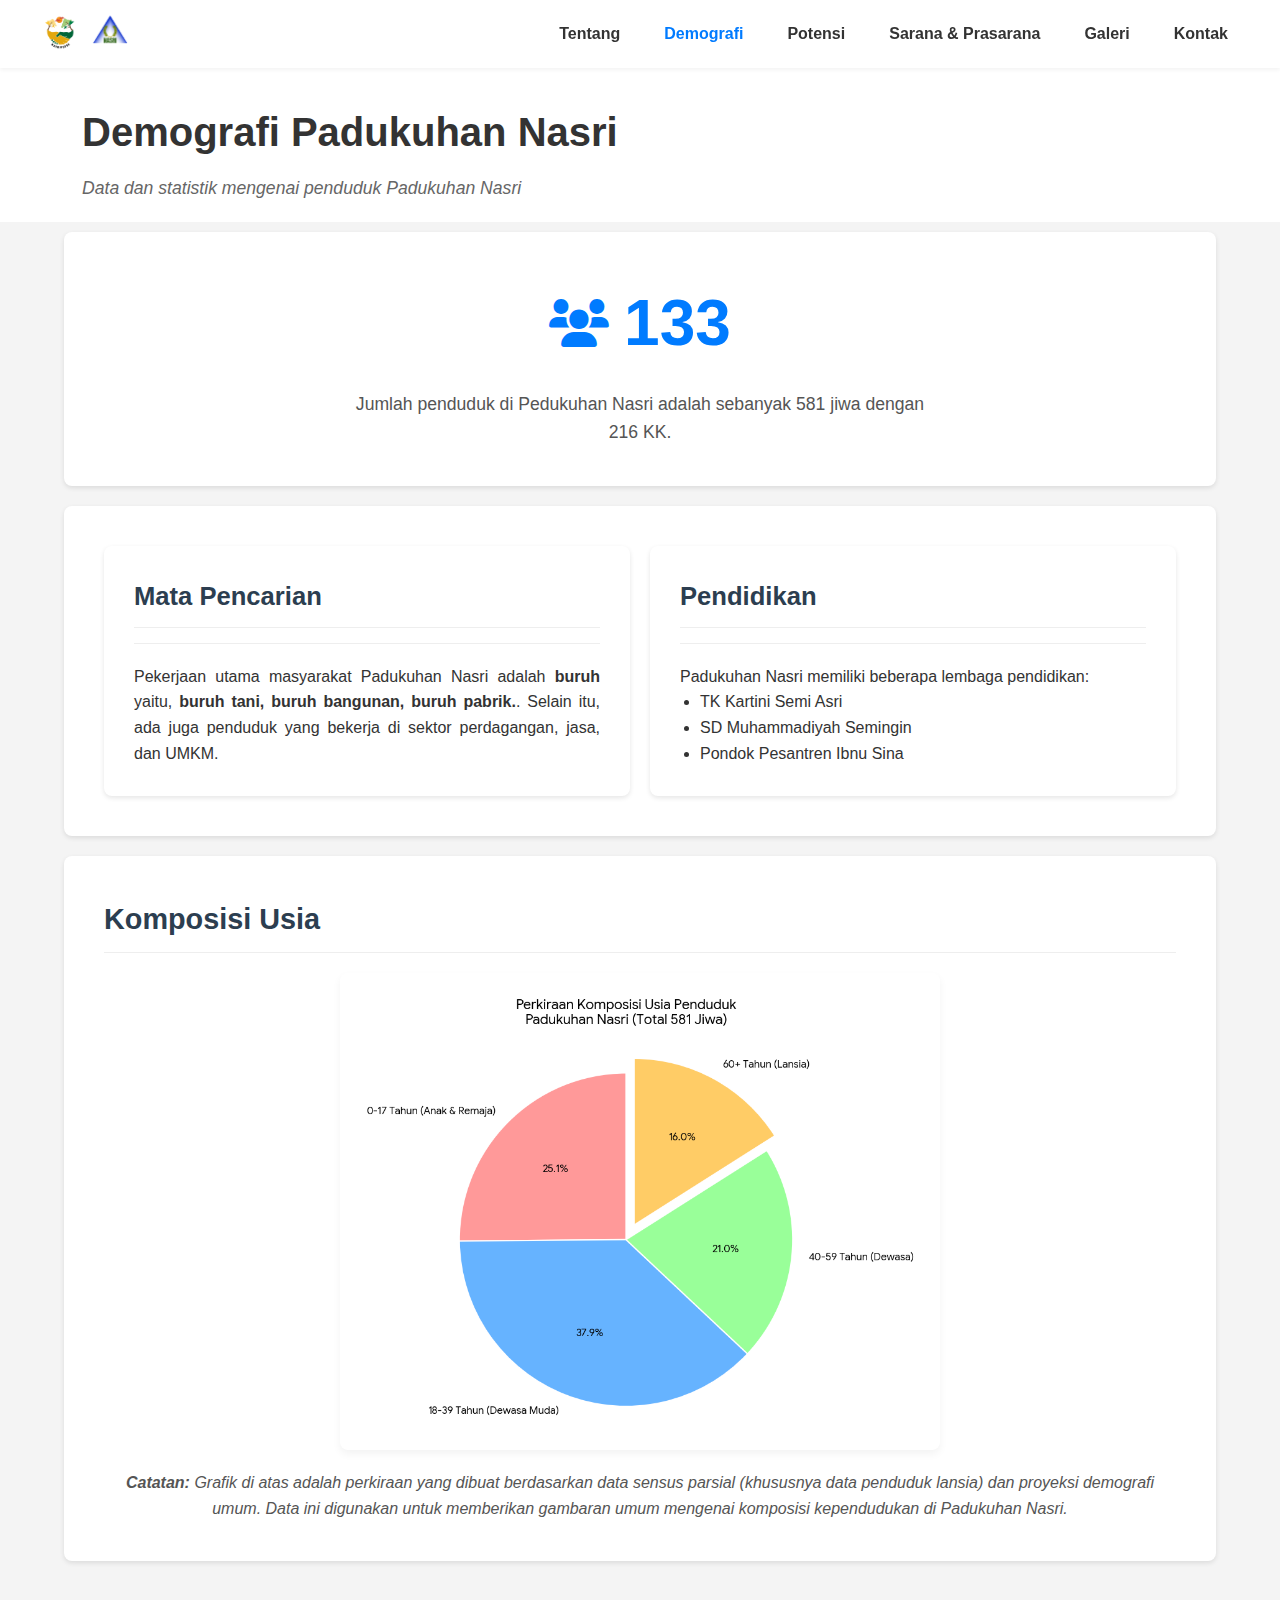
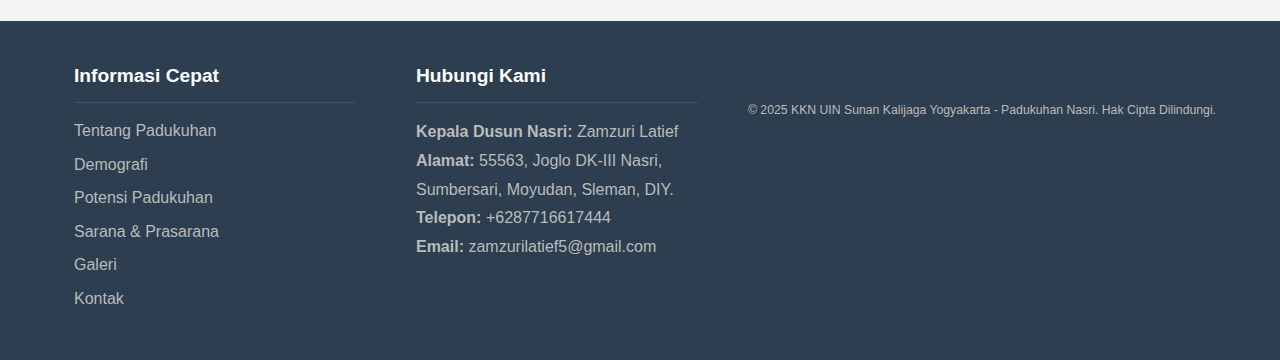
<file: demografi.html>
<!DOCTYPE html>
<html lang="id">
<head>
  <meta charset="UTF-8" />
  <meta name="viewport" content="width=device-width, initial-scale=1.0" />
  <title>Demografi Padukuhan Nasri</title>
  <link rel="icon" type="image/png" href="images/nasri.png">
  <link rel="stylesheet" href="css/style.css" />
  <link rel="stylesheet" href="css/demografi.css">
  <link rel="stylesheet" href="https://cdnjs.cloudflare.com/ajax/libs/font-awesome/6.0.0-beta3/css/all.min.css">
</head>
<body>
  <nav>
    <div class="nav-container">
      <div class="logo-group">
        <a href="index.html">
          <img src="images/logo-no-bg.png" alt="Logo KKN 117 Nasri" class="logo-kkn">
        </a>
        <a href="index.html#filosofi-logo">
          <img src="images/nasri.png" alt="Logo Padukuhan Nasri" class="logo-nasri">
        </a>
      </div>
      <div class="menu-toggle" id="mobile-menu">
          <i class="fas fa-bars"></i>
      </div>
      <ul class="nav-menu"> <li><a href="tentang.html">Tentang</a></li>
        <li><a href="demografi.html" class="active">Demografi</a></li>
        <li><a href="potensi.html">Potensi</a></li>
        <li><a href="fasilitas.html">Sarana & Prasarana</a></li>
        <li><a href="galeri.html">Galeri</a></li>
        <li><a href="kontak.html">Kontak</a></li>
      </ul>
    </div>
  </nav>

  <div class="page-wrapper">
    <header class="hero-header">
      <div class="container">
        <h1>Demografi Padukuhan Nasri</h1>
        <p>Data dan statistik mengenai penduduk Padukuhan Nasri</p>
      </div>
    </header>

    <main class="page-content">
      <div class="container">
        <section class="content-section penduduk-section">
          <div class="penduduk-wrapper">
            <div class="penduduk-display">
              <i class="fas fa-users icon-penduduk"></i> <span id="jumlahPenduduk" class="angka-penduduk" data-target="581">0</span> </div>
            <p class="penduduk-keterangan tengah-text">Jumlah penduduk di Pedukuhan Nasri adalah sebanyak <span class="bold-underline">581 jiwa</span> dengan <span class="bold-underline">216 KK</span>.</p>
          </div>
        </section>

        <section class="content-section">
          <div class="demografi-detail-grid">
            <div class="mata-pencarian-kolom">
              <h2>Mata Pencarian</h2>
              <hr class="pemisah-judul">
              <p class="justify-text">Pekerjaan utama masyarakat Padukuhan Nasri adalah <strong>buruh</strong> yaitu, <strong>buruh tani, buruh bangunan, buruh pabrik.</strong>. Selain itu, ada juga penduduk yang bekerja di sektor perdagangan, jasa, dan UMKM.</p>
            </div>
            <div class="pendidikan-kolom">
              <h2>Pendidikan</h2>
              <hr class="pemisah-judul">
              <p class="justify-text">Padukuhan Nasri memiliki beberapa lembaga pendidikan:</p>
              <ul>
                  <li>TK Kartini Semi Asri</li>
                  <li>SD Muhammadiyah Semingin</li>
                  <li>Pondok Pesantren Ibnu Sina</li>
              </ul>
            </div>
          </div>
        </section>

        <section class="content-section">
            <h2>Komposisi Usia</h2>
            <hr class="pemisah-judul">
            <div class="chart-container">
              <img src="images/komposisi_usia.png" alt="Grafik Pie Chart Komposisi Usia Penduduk Padukuhan Nasri">
            </div>
            <p class="justify-text" style="margin-top: 20px; text-align: center; font-style: italic; color: #555;">
              <strong>Catatan:</strong> Grafik di atas adalah perkiraan yang dibuat berdasarkan data sensus parsial (khususnya data penduduk lansia) dan proyeksi demografi umum. Data ini digunakan untuk memberikan gambaran umum mengenai komposisi kependudukan di Padukuhan Nasri.
            </p>
        </section>
      </div>
    </main>
  </div>

  <footer>
    <div class="container footer-layout">
        <div class="footer-section footer-info-cepat">
            <h3>Informasi Cepat</h3>
            <ul>
                <li><a href="tentang.html">Tentang Padukuhan</a></li>
                <li><a href="demografi.html">Demografi</a></li>
                <li><a href="potensi.html">Potensi Padukuhan</a></li>
                <li><a href="fasilitas.html">Sarana & Prasarana</a></li>
                <li><a href="galeri.html">Galeri</a></li>
                <li><a href="kontak.html">Kontak</a></li>
            </ul>
        </div>
        <div class="footer-section footer-kontak">
            <h3>Hubungi Kami</h3>
            <address>
                <strong>Kepala Dusun Nasri:</strong> Zamzuri Latief<br>
                <strong>Alamat:</strong> 55563, Joglo DK-III Nasri, Sumbersari, Moyudan, Sleman, DIY. <br>
                <strong>Telepon:</strong> +6287716617444<br>
                <strong>Email:</strong> zamzurilatief5@gmail.com<br>
            </address>
        </div>
        <div class="footer-bottom">
            <p>&copy; 2025 KKN UIN Sunan Kalijaga Yogyakarta - Padukuhan Nasri. Hak Cipta Dilindungi.</p>
        </div>
    </div>
  </footer>
  <script src="js/scripts.js"></script>
</body>
</html>
</file>
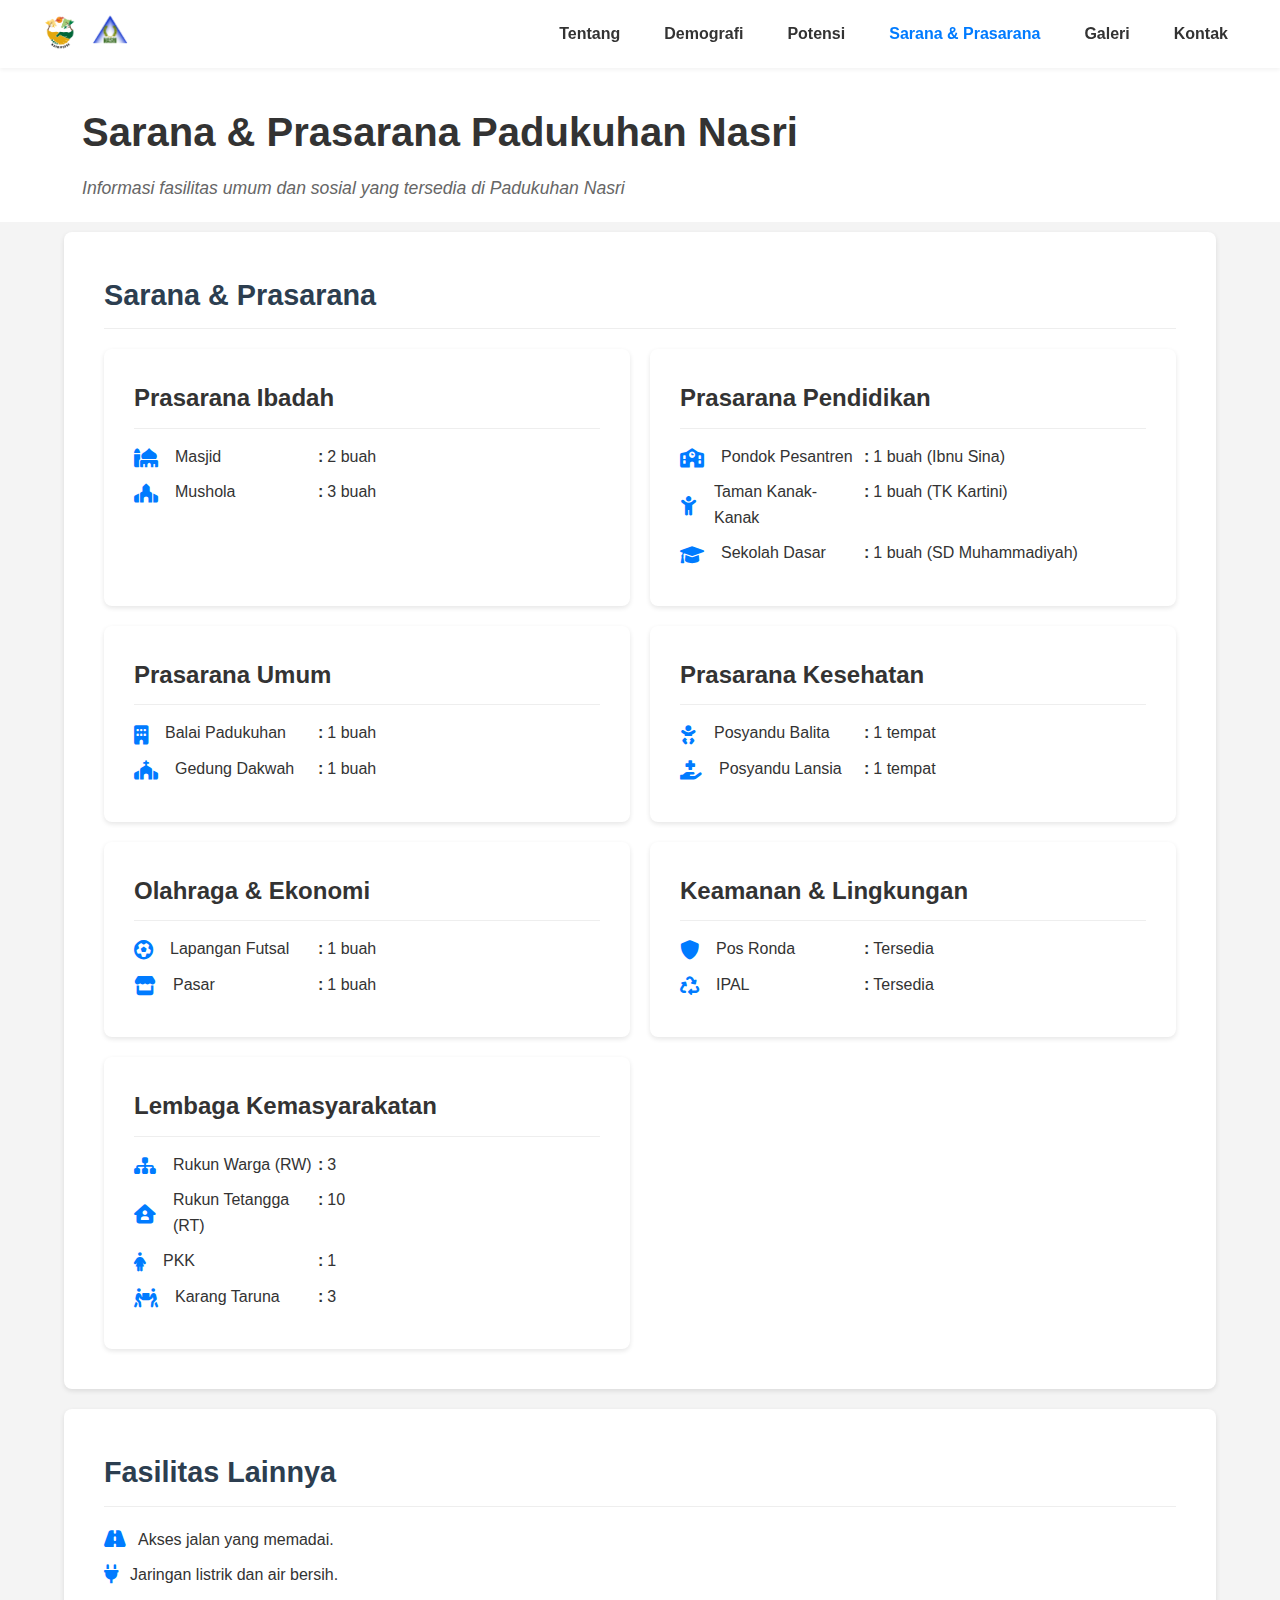
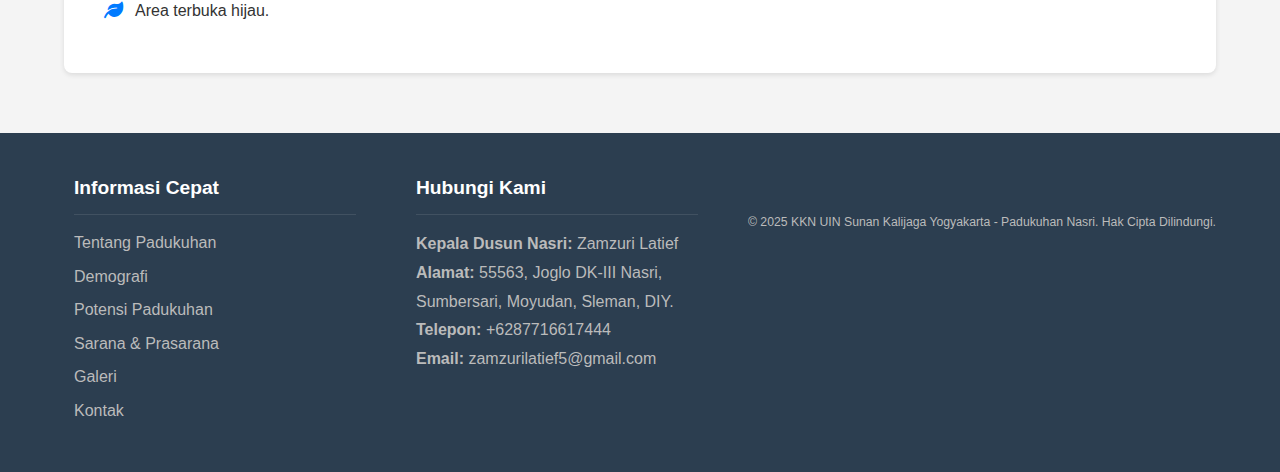
<file: fasilitas.html>
<!DOCTYPE html>
<html lang="id">
<head>
  <meta charset="UTF-8" />
  <meta name="viewport" content="width=device-width, initial-scale=1.0" />
  <title>Sarana & Prasarana Padukuhan Nasri</title>
  <link rel="icon" type="image/png" href="images/nasri.png">
  <link rel="stylesheet" href="css/style.css" />
  <link rel="stylesheet" href="css/fasilitas.css">
  <link rel="stylesheet" href="https://cdnjs.cloudflare.com/ajax/libs/font-awesome/6.0.0-beta3/css/all.min.css">
</head>
<body>
  <nav>
      <div class="nav-container">
        <div class="logo-group">
          <a href="index.html">
           <img src="images/logo-no-bg.png" alt="Logo KKN 117 Nasri" class="logo-kkn">
          </a>
          <a href="index.html#filosofi-logo">
           <img src="images/nasri.png" alt="Logo Padukuhan Nasri" class="logo-nasri">
          </a>
        </div>
        <div class="menu-toggle" id="mobile-menu">
            <i class="fas fa-bars"></i>
        </div>
        <ul class="nav-menu"> <li><a href="tentang.html">Tentang</a></li>
          <li><a href="demografi.html">Demografi</a></li>
          <li><a href="potensi.html">Potensi</a></li>
          <li><a href="fasilitas.html" class="active">Sarana & Prasarana</a></li>
          <li><a href="galeri.html">Galeri</a></li>
          <li><a href="kontak.html">Kontak</a></li>
        </ul>
      </div>
    </nav>

  <div class="page-wrapper">
    <header class="hero-header">
      <div class="container">
        <h1>Sarana & Prasarana Padukuhan Nasri</h1>
        <p>Informasi fasilitas umum dan sosial yang tersedia di Padukuhan Nasri</p>
      </div>
    </header>

    <main class="page-content">
      <div class="container">
        <section class="content-section">
          <h2>Sarana & Prasarana</h2> <hr class="pemisah-judul">

        <div class="prasarana-grid">
          <div class="prasarana-item">
            <h3>Prasarana Ibadah</h3>
            <ul class="icon-list">
              <li>
                <div class="list-label">
                  <i class="fas fa-mosque icon-list-item"></i>
                  <span>Masjid</span>
                </div>
                <span class="list-colon">:</span>
                <span class="list-value">2 buah</span>
              </li>
              <li>
                <div class="list-label">
                  <i class="fas fa-place-of-worship icon-list-item"></i>
                  <span>Mushola</span>
                </div>
                <span class="list-colon">:</span>
                <span class="list-value">3 buah</span>
              </li>
            </ul>
          </div>
        
          <div class="prasarana-item">
            <h3>Prasarana Pendidikan</h3>
            <ul class="icon-list">
              <li>
                <div class="list-label">
                  <i class="fas fa-school icon-list-item"></i>
                  <span>Pondok Pesantren</span>
                </div>
                <span class="list-colon">:</span>
                <span class="list-value">1 buah (Ibnu Sina)</span>
              </li>
              <li>
                <div class="list-label">
                  <i class="fas fa-child icon-list-item"></i>
                  <span>Taman Kanak-Kanak</span>
                </div>
                <span class="list-colon">:</span>
                <span class="list-value">1 buah (TK Kartini)</span>
              </li>
               <li>
                <div class="list-label">
                  <i class="fas fa-graduation-cap icon-list-item"></i>
                  <span>Sekolah Dasar</span>
                </div>
                <span class="list-colon">:</span>
                <span class="list-value">1 buah (SD Muhammadiyah)</span>
              </li>
            </ul>
          </div>
          
          <div class="prasarana-item">
            <h3>Prasarana Umum</h3>
            <ul class="icon-list">
              <li>
                <div class="list-label">
                  <i class="fas fa-building icon-list-item"></i>
                  <span>Balai Padukuhan</span>
                </div>
                <span class="list-colon">:</span>
                <span class="list-value">1 buah</span>
              </li>
              <li>
                <div class="list-label">
                  <i class="fas fa-church icon-list-item"></i>
                  <span>Gedung Dakwah</span>
                </div>
                <span class="list-colon">:</span>
                <span class="list-value">1 buah</span>
              </li>
            </ul>
          </div>
        
          <div class="prasarana-item">
            <h3>Prasarana Kesehatan</h3>
            <ul class="icon-list">
              <li>
                <div class="list-label">
                  <i class="fas fa-baby icon-list-item"></i>
                  <span>Posyandu Balita</span>
                </div>
                <span class="list-colon">:</span>
                <span class="list-value">1 tempat</span>
              </li>
              <li>
                <div class="list-label">
                  <i class="fas fa-hand-holding-medical icon-list-item"></i>
                  <span>Posyandu Lansia</span>
                </div>
                <span class="list-colon">:</span>
                <span class="list-value">1 tempat</span>
              </li>
            </ul>
          </div>
        
          <div class="prasarana-item">
            <h3>Olahraga & Ekonomi</h3>
            <ul class="icon-list">
              <li>
                <div class="list-label">
                  <i class="fas fa-futbol icon-list-item"></i>
                  <span>Lapangan Futsal</span>
                </div>
                <span class="list-colon">:</span>
                <span class="list-value">1 buah</span>
              </li>
              <li>
                <div class="list-label">
                  <i class="fas fa-store icon-list-item"></i>
                  <span>Pasar</span>
                </div>
                <span class="list-colon">:</span>
                <span class="list-value">1 buah</span>
              </li>
            </ul>
          </div>
        
          <div class="prasarana-item">
            <h3>Keamanan & Lingkungan</h3>
            <ul class="icon-list">
               <li>
                <div class="list-label">
                  <i class="fas fa-shield-alt icon-list-item"></i>
                  <span>Pos Ronda</span>
                </div>
                <span class="list-colon">:</span>
                <span class="list-value">Tersedia</span>
              </li>
               <li>
                <div class="list-label">
                  <i class="fas fa-recycle icon-list-item"></i>
                  <span>IPAL</span>
                </div>
                <span class="list-colon">:</span>
                <span class="list-value">Tersedia</span>
              </li>
            </ul>
          </div>
        
          <div class="prasarana-item">
            <h3>Lembaga Kemasyarakatan</h3>
            <ul class="icon-list">
              <li>
                <div class="list-label">
                  <i class="fas fa-sitemap icon-list-item"></i>
                  <span>Rukun Warga (RW)</span>
                </div>
                <span class="list-colon">:</span>
                <span class="list-value">3</span>
              </li>
              <li>
                <div class="list-label">
                  <i class="fas fa-house-user icon-list-item"></i>
                  <span>Rukun Tetangga (RT)</span>
                </div>
                <span class="list-colon">:</span>
                <span class="list-value">10</span>
              </li>
              <li>
                <div class="list-label">
                  <i class="fas fa-female icon-list-item"></i>
                  <span>PKK</span>
                </div>
                <span class="list-colon">:</span>
                <span class="list-value">1</span>
              </li>
              <li>
                <div class="list-label">
                  <i class="fas fa-people-carry-box icon-list-item"></i>
                  <span>Karang Taruna</span>
                </div>
                <span class="list-colon">:</span>
                <span class="list-value">3</span>
              </li>
            </ul>
          </div>
        </div> </section>

        <section class="content-section">
            <h2>Fasilitas Lainnya</h2>
            <hr class="pemisah-judul">
            <ul class="icon-list">
                <li><i class="fas fa-road icon-list-item"></i> Akses jalan yang memadai.</li>
                <li><i class="fas fa-plug icon-list-item"></i> Jaringan listrik dan air bersih.</li>
                <li><i class="fas fa-leaf icon-list-item"></i> Area terbuka hijau.</li>
            </ul>
        </section>
      </div>
    </main>
  </div>

  <footer>
    <div class="container footer-layout">
        <div class="footer-section footer-info-cepat">
            <h3>Informasi Cepat</h3>
            <ul>
                <li><a href="tentang.html">Tentang Padukuhan</a></li>
                <li><a href="demografi.html">Demografi</a></li>
                <li><a href="potensi.html">Potensi Padukuhan</a></li>
                <li><a href="fasilitas.html">Sarana & Prasarana</a></li>
                <li><a href="galeri.html">Galeri</a></li>
                <li><a href="kontak.html">Kontak</a></li>
            </ul>
        </div>
        <div class="footer-section footer-kontak">
            <h3>Hubungi Kami</h3>
            <address>
                <strong>Kepala Dusun Nasri:</strong> Zamzuri Latief<br>
                <strong>Alamat:</strong> 55563, Joglo DK-III Nasri, Sumbersari, Moyudan, Sleman, DIY. <br>
                <strong>Telepon:</strong> +6287716617444<br>
                <strong>Email:</strong> zamzurilatief5@gmail.com<br>
            </address>
        </div>
        <div class="footer-bottom">
            <p>&copy; 2025 KKN UIN Sunan Kalijaga Yogyakarta - Padukuhan Nasri. Hak Cipta Dilindungi.</p>
        </div>
    </div>
  </footer>
  <script src="js/scripts.js"></script>
</body>
</html>
</file>
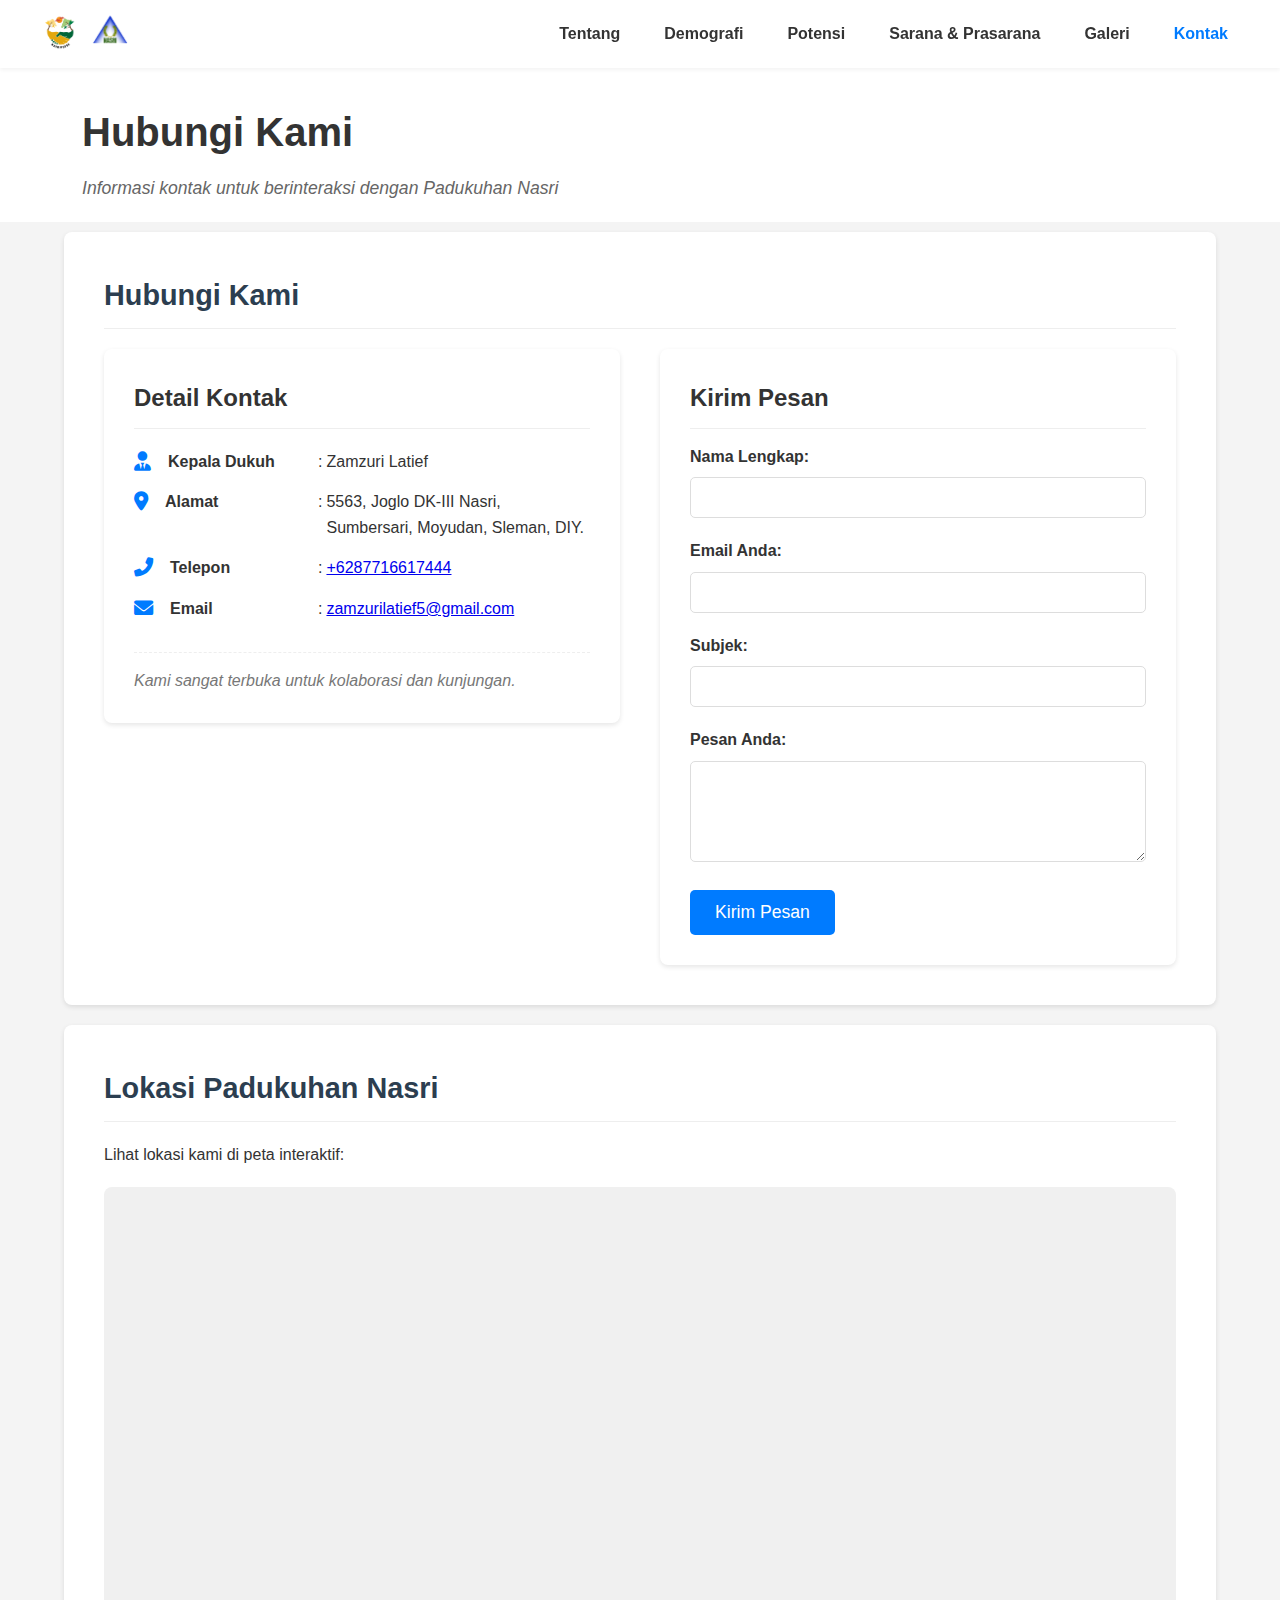
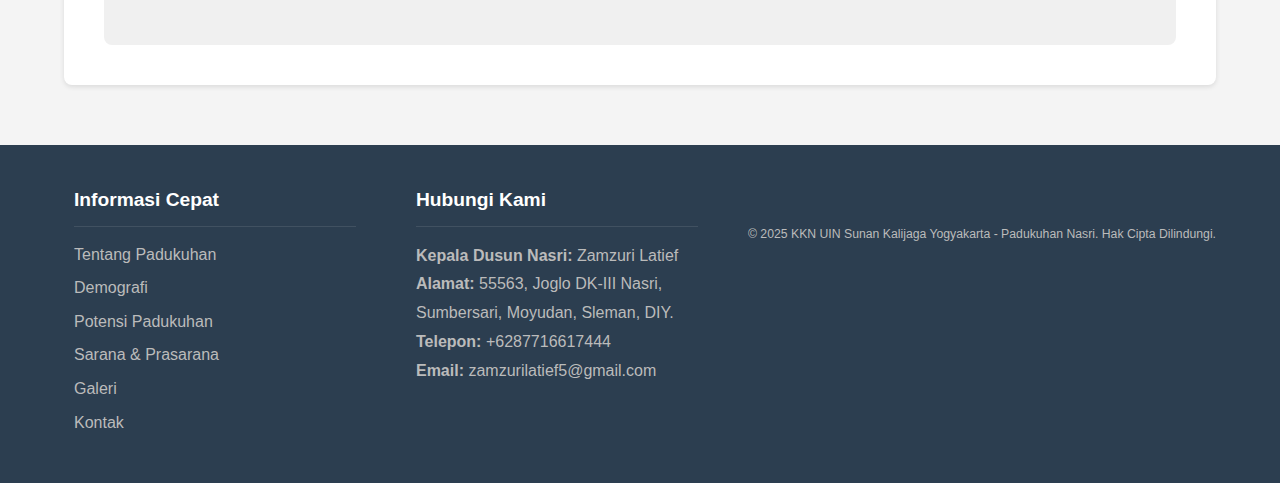
<file: kontak.html>
<!DOCTYPE html>
<html lang="id">
<head>
  <meta charset="UTF-8" />
  <meta name="viewport" content="width=device-width, initial-scale=1.0" />
  <meta name="description" content="Hubungi kami di Padukuhan Nasri. Dapatkan informasi alamat, telepon, dan email Kepala Dukuh serta kirimkan pesan melalui formulir kontak.">
  <title>Kontak Padukuhan Nasri</title>
  <link rel="icon" type="image/png" href="images/nasri.png">
  <link rel="stylesheet" href="css/style.css" />
  <link rel="stylesheet" href="css/kontak.css">
  <link rel="stylesheet" href="https://cdnjs.cloudflare.com/ajax/libs/font-awesome/6.0.0-beta3/css/all.min.css">
</head>
<body>
  <nav>
    <div class="nav-container">
      <div class="logo-group">
         <a href="index.html">
          <img src="images/logo-no-bg.png" alt="Logo KKN 117 Nasri" class="logo-kkn">
         </a>
         <a href="index.html#filosofi-logo">
          <img src="images/nasri.png" alt="Logo Padukuhan Nasri" class="logo-nasri">
         </a>
      </div>
      <div class="menu-toggle" id="mobile-menu">
          <i class="fas fa-bars"></i>
      </div>
      <ul class="nav-menu"> <li><a href="tentang.html">Tentang</a></li>
        <li><a href="demografi.html">Demografi</a></li>
        <li><a href="potensi.html">Potensi</a></li>
        <li><a href="fasilitas.html">Sarana & Prasarana</a></li>
        <li><a href="galeri.html">Galeri</a></li>
        <li><a href="kontak.html" class="active">Kontak</a></li>
      </ul>
    </div>
  </nav>

  <div class="page-wrapper">
    <header class="hero-header">
      <div class="container">
        <h1>Hubungi Kami</h1>
        <p>Informasi kontak untuk berinteraksi dengan Padukuhan Nasri</p>
      </div>
    </header>

    <main class="page-content">
      <div class="container">
        <section class="content-section">
          <h2>Hubungi Kami</h2>
          <hr class="pemisah-judul">

          <div class="kontak-grid">
            <div class="kontak-info">
              <h3>Detail Kontak</h3>
              <ul class="kontak-list">
                <li>
                  <div class="list-label">
                    <i class="fas fa-user-tie icon-kontak"></i>
                    <span>Kepala Dukuh</span>
                  </div>
                  <span class="list-colon">:</span>
                  <span class="list-value">Zamzuri Latief</span>
                </li>
                <li>
                  <div class="list-label">
                    <i class="fas fa-map-marker-alt icon-kontak"></i>
                    <span>Alamat</span>
                  </div>
                  <span class="list-colon">:</span>
                  <span class="list-value">5563, Joglo DK-III Nasri, Sumbersari, Moyudan, Sleman, DIY.</span>
                </li>
                <li>
                  <div class="list-label">
                    <i class="fas fa-phone-alt icon-kontak"></i>
                    <span>Telepon</span>
                  </div>
                  <span class="list-colon">:</span>
                  <span class="list-value"><a href="tel:+6287716617444">+6287716617444</a></span>
                </li>
                <li>
                  <div class="list-label">
                    <i class="fas fa-envelope icon-kontak"></i>
                    <span>Email</span>
                  </div>
                  <span class="list-colon">:</span>
                  <span class="list-value"><a href="mailto:zamzurilatief5@gmail.com">zamzurilatief5@gmail.com</a></span>
                </li>
              </ul>
              <p class="kontak-motto">Kami sangat terbuka untuk kolaborasi dan kunjungan.</p>
            </div>

            <div class="kontak-form">
              <h3>Kirim Pesan</h3>
              <form action="https://formspree.io/f/xldnqkry" method="POST" class="form-kontak">
                <div class="form-group">
                  <label for="nama">Nama Lengkap:</label>
                  <input type="text" id="nama" name="nama" required>
                </div>
                <div class="form-group">
                  <label for="email">Email Anda:</label>
                  <input type="email" id="email" name="email" required>
                </div>
                <div class="form-group">
                  <label for="subjek">Subjek:</label>
                  <input type="text" id="subjek" name="subjek">
                </div>
                <div class="form-group">
                  <label for="pesan">Pesan Anda:</label>
                  <textarea id="pesan" name="pesan" rows="5" required></textarea>
                </div>
                <button type="submit" class="btn-submit">Kirim Pesan</button>
              </form>
            </div>
          </div>
        </section>

        <section class="content-section">
            <h2>Lokasi Padukuhan Nasri</h2>
            <hr class="pemisah-judul">
            <p>Lihat lokasi kami di peta interaktif:</p>
            <div class="map-container">
                <iframe
                    src="https://www.google.com/maps/embed?pb=!1m18!1m12!1m3!1d3962.61562766778!2d110.26610788053013!3d-7.780084566845822!2m3!1f0!2f0!3f0!3m2!1i1024!2i768!4f13.1!3m3!1m2!1s0x2e7af712d477172b%3A0x799783280cfea584!2sNasri%2C%20Sumbersari%2C%20Kec.%20Moyudan%2C%20Kabupaten%20Sleman%2C%20Daerah%20Istimewa%20Yogyakarta!5e0!3m2!1sid!2sid!4v1752289026024!5m2!1sid!2sid"
                    width="100%"
                    height="450"
                    style="border:0;"
                    allowfullscreen=""
                    loading="lazy"
                    referrerpolicy="no-referrer-when-downgrade">
                </iframe>
            </div>
        </section>
      </div>
    </main>
  </div>

  <footer>
    <div class="container footer-layout">
        <div class="footer-section footer-info-cepat">
            <h3>Informasi Cepat</h3>
            <ul>
                <li><a href="tentang.html">Tentang Padukuhan</a></li>
                <li><a href="demografi.html">Demografi</a></li>
                <li><a href="potensi.html">Potensi Padukuhan</a></li>
                <li><a href="fasilitas.html">Sarana & Prasarana</a></li>
                <li><a href="galeri.html">Galeri</a></li>
                <li><a href="kontak.html">Kontak</a></li>
            </ul>
        </div>
        <div class="footer-section footer-kontak">
            <h3>Hubungi Kami</h3>
            <address>
                <strong>Kepala Dusun Nasri:</strong> Zamzuri Latief<br>
                <strong>Alamat:</strong> 55563, Joglo DK-III Nasri, Sumbersari, Moyudan, Sleman, DIY. <br>
                <strong>Telepon:</strong> +6287716617444<br>
                <strong>Email:</strong> zamzurilatief5@gmail.com<br>
            </address>
        </div>
        <div class="footer-bottom">
            <p>© 2025 KKN UIN Sunan Kalijaga Yogyakarta - Padukuhan Nasri. Hak Cipta Dilindungi.</p>
        </div>
    </div>
  </footer>
  <script src="js/scripts.js"></script>
</body>
</html>
</file>
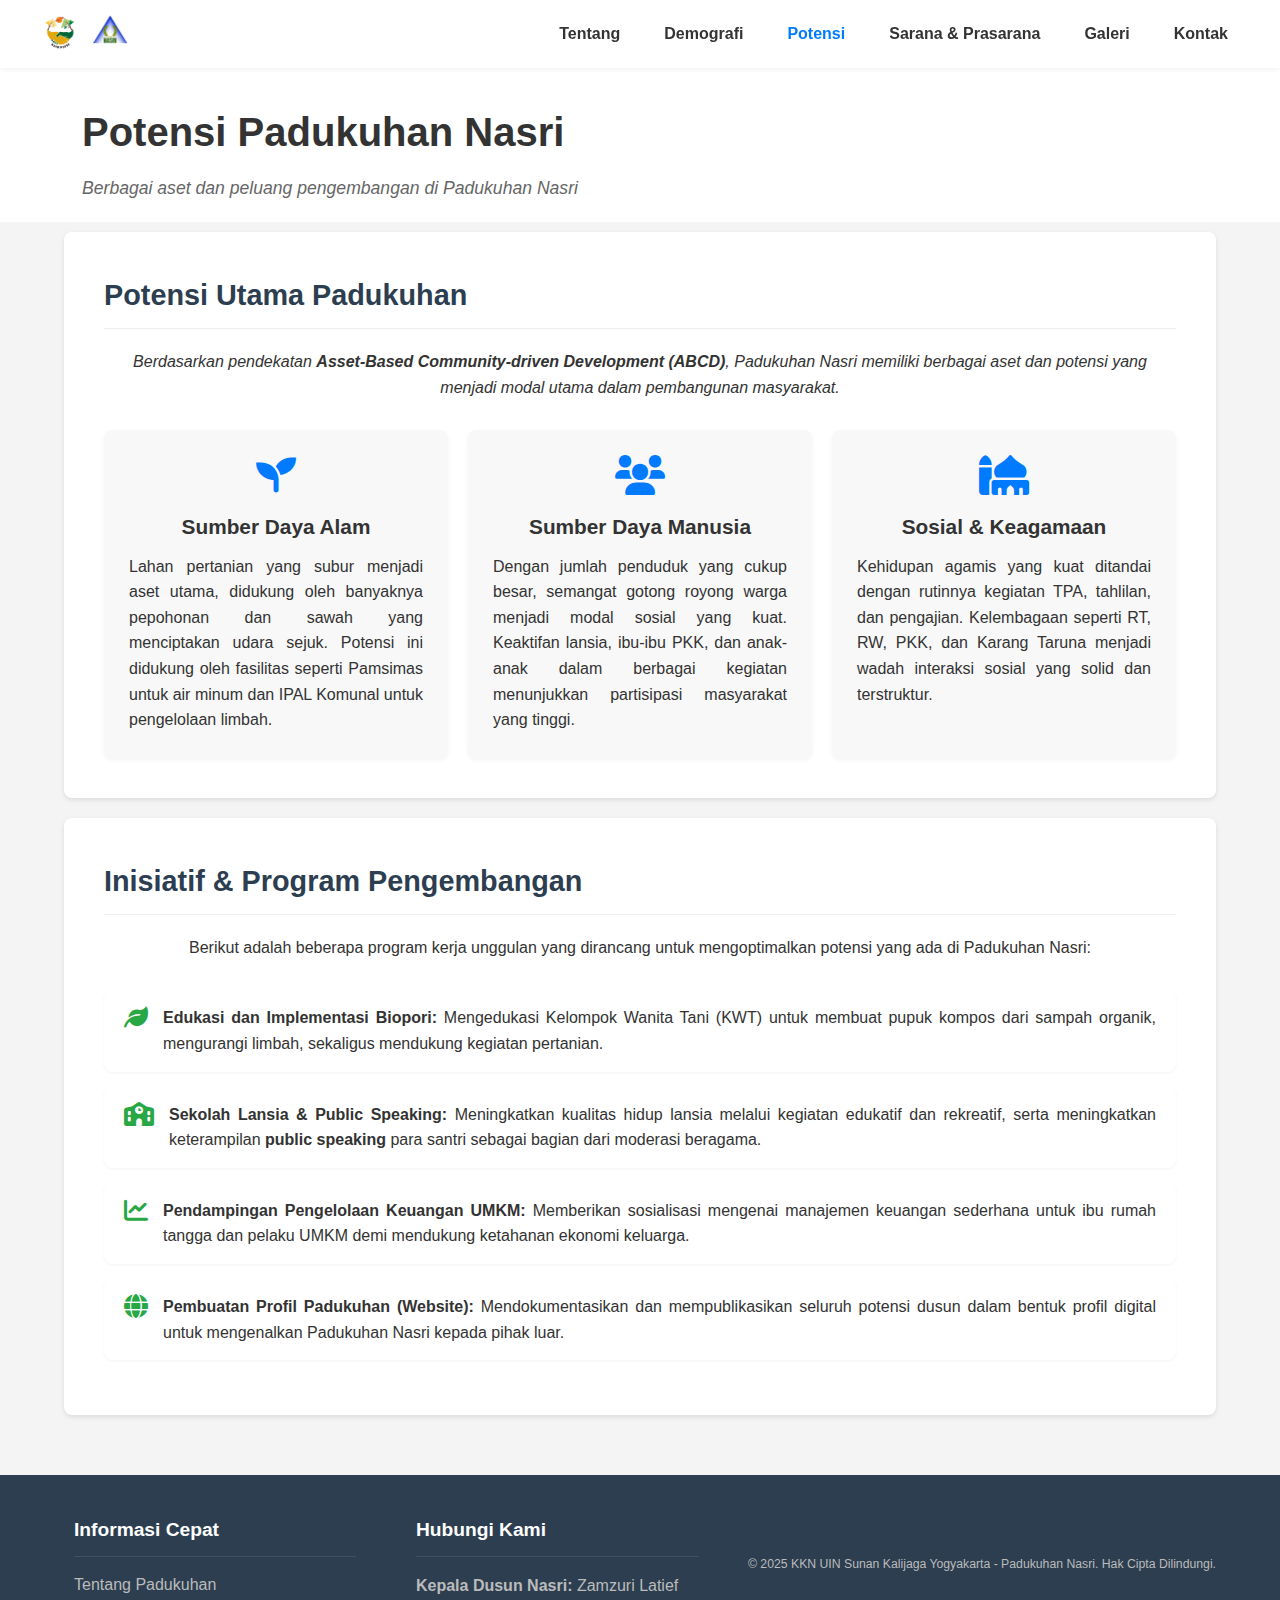
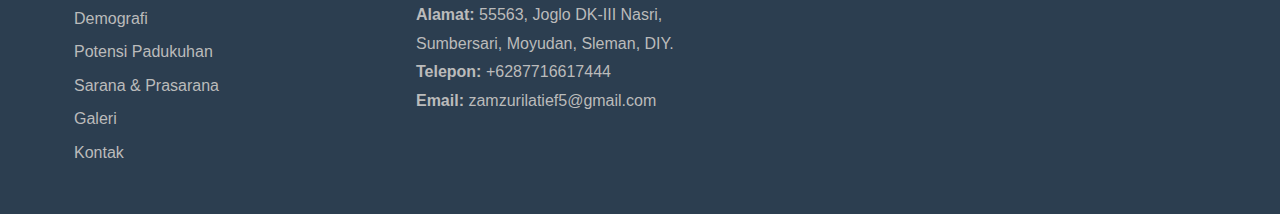
<file: potensi.html>
<!DOCTYPE html>
<html lang="id">
<head>
  <meta charset="UTF-8" />
  <meta name="viewport" content="width=device-width, initial-scale=1.0" />
  <title>Potensi Padukuhan Nasri</title>
  <link rel="icon" type="image/png" href="images/nasri.png">
  <link rel="stylesheet" href="css/style.css" />
  <link rel="stylesheet" href="css/potensi.css">
  <link rel="stylesheet" href="https://cdnjs.cloudflare.com/ajax/libs/font-awesome/6.0.0-beta3/css/all.min.css">
</head>
<body>
  <nav>
      <div class="nav-container">
        <div class="logo-group">
         <a href="index.html">
          <img src="images/logo-no-bg.png" alt="Logo KKN 117 Nasri" class="logo-kkn">
         </a>
         <a href="index.html#filosofi-logo">
          <img src="images/nasri.png" alt="Logo Padukuhan Nasri" class="logo-nasri">
         </a>
        </div>
        <div class="menu-toggle" id="mobile-menu">
            <i class="fas fa-bars"></i>
        </div>
        <ul class="nav-menu"> <li><a href="tentang.html">Tentang</a></li>
          <li><a href="demografi.html">Demografi</a></li>
          <li><a href="potensi.html" class="active">Potensi</a></li>
          <li><a href="fasilitas.html">Sarana & Prasarana</a></li>
          <li><a href="galeri.html">Galeri</a></li>
          <li><a href="kontak.html">Kontak</a></li>
        </ul>
      </div>
    </nav>

  <div class="page-wrapper">
    <header class="hero-header">
      <div class="container">
        <h1>Potensi Padukuhan Nasri</h1>
        <p>Berbagai aset dan peluang pengembangan di Padukuhan Nasri</p>
      </div>
    </header>

    <main class="page-content">
      <div class="container">
        <section class="content-section">
            <h2>Potensi Utama Padukuhan</h2>
            <hr class="pemisah-judul">
            <p class="justify-text" style="text-align: center; font-style: italic; margin-bottom: 30px;">
              Berdasarkan pendekatan <strong>Asset-Based Community-driven Development (ABCD)</strong>, Padukuhan Nasri memiliki berbagai aset dan potensi yang menjadi modal utama dalam pembangunan masyarakat.
            </p>
            <div class="potensi-grid">
                <div class="potensi-item">
                    <i class="fas fa-seedling icon-potensi"></i> <h3>Sumber Daya Alam</h3>
                    <p class="justify-text">Lahan pertanian yang subur menjadi aset utama, didukung oleh banyaknya pepohonan dan sawah yang menciptakan udara sejuk. Potensi ini didukung oleh fasilitas seperti Pamsimas untuk air minum dan IPAL Komunal untuk pengelolaan limbah.</p>
                </div>
                <div class="potensi-item">
                    <i class="fas fa-users icon-potensi"></i> <h3>Sumber Daya Manusia</h3>
                    <p class="justify-text">Dengan jumlah penduduk yang cukup besar, semangat gotong royong warga menjadi modal sosial yang kuat. Keaktifan lansia, ibu-ibu PKK, dan anak-anak dalam berbagai kegiatan menunjukkan partisipasi masyarakat yang tinggi.</p>
                </div>
                <div class="potensi-item">
                    <i class="fas fa-mosque icon-potensi"></i> <h3>Sosial & Keagamaan</h3>
                    <p class="justify-text">Kehidupan agamis yang kuat ditandai dengan rutinnya kegiatan TPA, tahlilan, dan pengajian. Kelembagaan seperti RT, RW, PKK, dan Karang Taruna menjadi wadah interaksi sosial yang solid dan terstruktur.</p>
                </div>
            </div>
        </section>
      
        <section class="content-section">
            <h2>Inisiatif & Program Pengembangan</h2>
            <hr class="pemisah-judul">
            <p class="justify-text" style="text-align: center; margin-bottom: 30px;">
              Berikut adalah beberapa program kerja unggulan yang dirancang untuk mengoptimalkan potensi yang ada di Padukuhan Nasri:
            </p>
            <ul class="inisiatif-list">
                <li>
                    <i class="fas fa-leaf icon-inisiatif"></i>
                    <p class="justify-text"><strong>Edukasi dan Implementasi Biopori:</strong> Mengedukasi Kelompok Wanita Tani (KWT) untuk membuat pupuk kompos dari sampah organik, mengurangi limbah, sekaligus mendukung kegiatan pertanian.</p>
                </li>
                <li>
                    <i class="fas fa-school icon-inisiatif"></i>
                    <p class="justify-text"><strong>Sekolah Lansia & Public Speaking:</strong> Meningkatkan kualitas hidup lansia melalui kegiatan edukatif dan rekreatif, serta meningkatkan keterampilan <strong>public speaking</strong> para santri sebagai bagian dari moderasi beragama.</p>
                </li>
                <li>
                    <i class="fas fa-chart-line icon-inisiatif"></i>
                    <p class="justify-text"><strong>Pendampingan Pengelolaan Keuangan UMKM:</strong> Memberikan sosialisasi mengenai manajemen keuangan sederhana untuk ibu rumah tangga dan pelaku UMKM demi mendukung ketahanan ekonomi keluarga.</p>
                </li>
                <li>
                    <i class="fas fa-globe icon-inisiatif"></i>
                    <p class="justify-text"><strong>Pembuatan Profil Padukuhan (Website):</strong> Mendokumentasikan dan mempublikasikan seluruh potensi dusun dalam bentuk profil digital untuk mengenalkan Padukuhan Nasri kepada pihak luar.</p>
                </li>
            </ul>
        </section>
      </div>
    </main>
  </div>

  <footer>
    <div class="container footer-layout">
        <div class="footer-section footer-info-cepat">
            <h3>Informasi Cepat</h3>
            <ul>
                <li><a href="tentang.html">Tentang Padukuhan</a></li>
                <li><a href="demografi.html">Demografi</a></li>
                <li><a href="potensi.html">Potensi Padukuhan</a></li>
                <li><a href="fasilitas.html">Sarana & Prasarana</a></li>
                <li><a href="galeri.html">Galeri</a></li>
                <li><a href="kontak.html">Kontak</a></li>
            </ul>
        </div>
        <div class="footer-section footer-kontak">
            <h3>Hubungi Kami</h3>
            <address>
                <strong>Kepala Dusun Nasri:</strong> Zamzuri Latief<br>
                <strong>Alamat:</strong> 55563, Joglo DK-III Nasri, Sumbersari, Moyudan, Sleman, DIY. <br>
                <strong>Telepon:</strong> +6287716617444<br>
                <strong>Email:</strong> zamzurilatief5@gmail.com<br>
            </address>
        </div>
        <div class="footer-bottom">
            <p>&copy; 2025 KKN UIN Sunan Kalijaga Yogyakarta - Padukuhan Nasri. Hak Cipta Dilindungi.</p>
        </div>
    </div>
  </footer>
  <script src="js/scripts.js"></script>
</body>
</html>
</file>
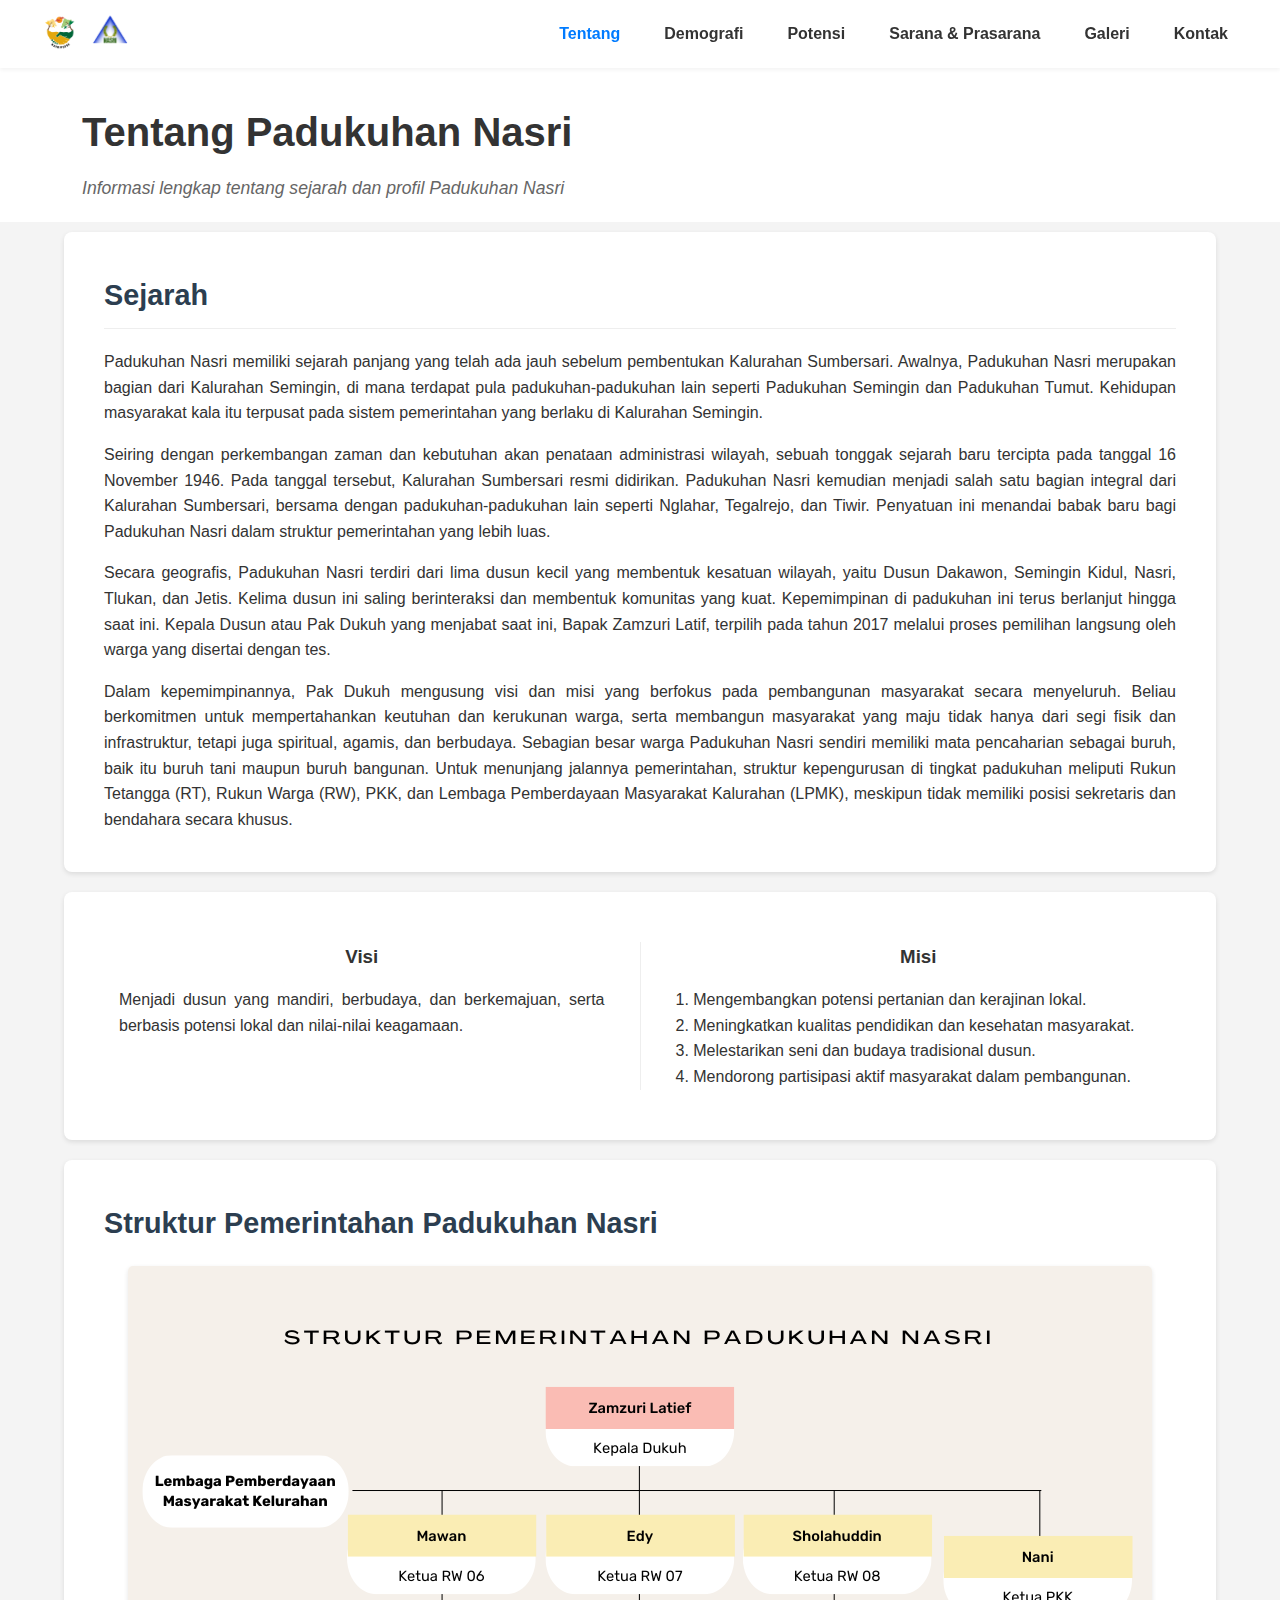
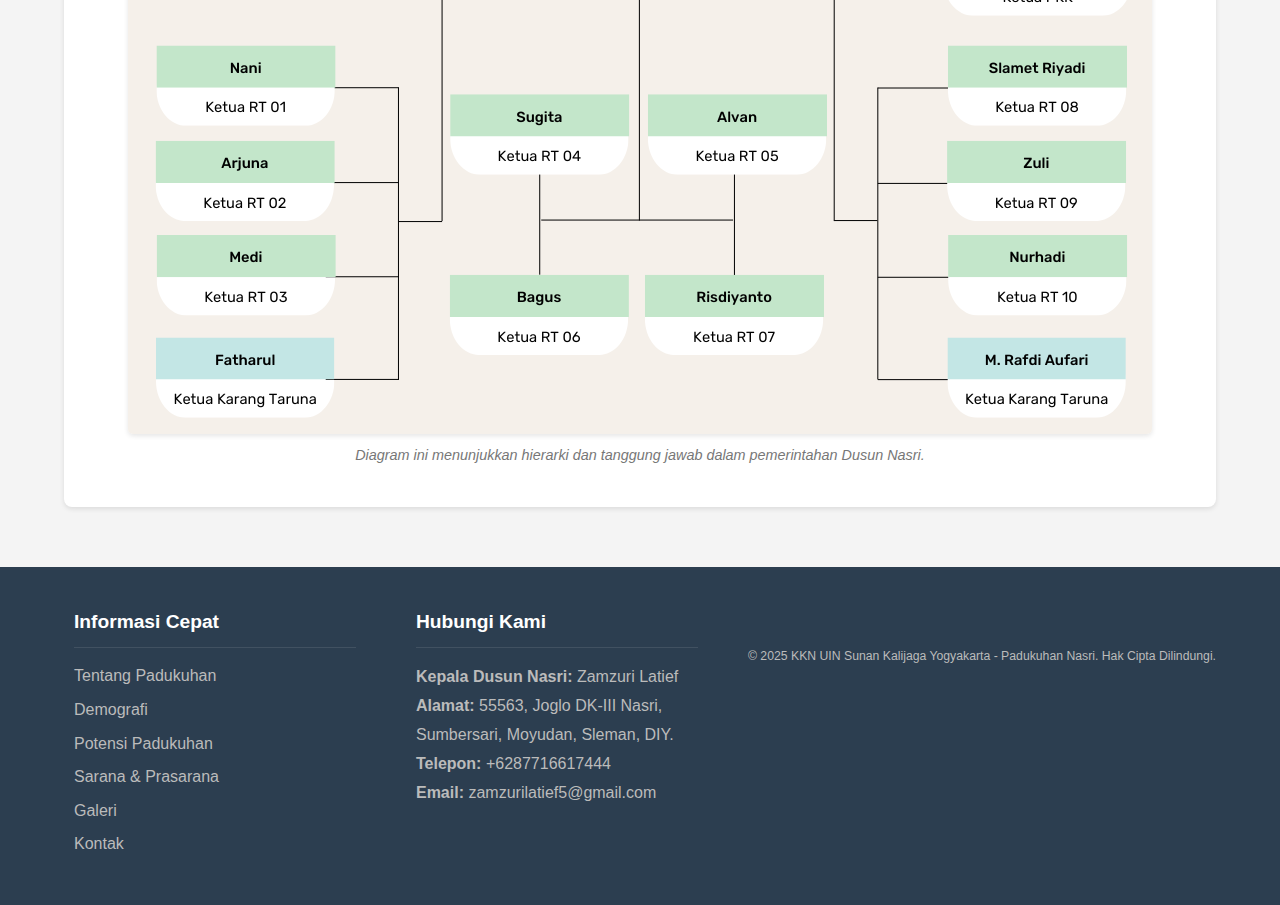
<file: tentang.html>
<!DOCTYPE html>
<html lang="id">
<head>
  <meta charset="UTF-8" />
  <meta name="viewport" content="width=device-width, initial-scale=1.0" />
  <meta name="description" content="Pelajari sejarah, visi, misi, dan struktur pemerintahan Padukuhan Nasri, Sumbersari, Moyudan, Sleman.">
  <title>Tentang Padukuhan Nasri</title>
  <link rel="icon" type="image/png" href="images/nasri.png">
  <link rel="stylesheet" href="css/style.css" />
  <link rel="stylesheet" href="css/tentang.css">
  <link rel="stylesheet" href="https://cdnjs.cloudflare.com/ajax/libs/font-awesome/6.0.0-beta3/css/all.min.css">
</head>
<body>
  <nav>
    <div class="nav-container">
      <div class="logo-group">
          <a href="index.html">
           <img src="images/logo-no-bg.png" alt="Logo KKN 117 Nasri" class="logo-kkn">
          </a>
          <a href="index.html#filosofi-logo">
           <img src="images/nasri.png" alt="Logo Padukuhan Nasri" class="logo-nasri">
          </a>
      </div>
      <div class="menu-toggle" id="mobile-menu">
          <i class="fas fa-bars"></i>
      </div>
      <ul class="nav-menu"> <li><a href="tentang.html" class="active">Tentang</a></li>
        <li><a href="demografi.html">Demografi</a></li>
        <li><a href="potensi.html">Potensi</a></li>
        <li><a href="fasilitas.html">Sarana & Prasarana</a></li>
        <li><a href="galeri.html">Galeri</a></li>
        <li><a href="kontak.html">Kontak</a></li>
      </ul>
    </div>
  </nav>

  <div class="page-wrapper">
    <header class="hero-header">
      <div class="container">
        <h1>Tentang Padukuhan Nasri</h1>
        <p>Informasi lengkap tentang sejarah dan profil Padukuhan Nasri</p>
      </div>
    </header>

    <main class="page-content">
      <div class="container">
        <section class="content-section">
          <h2>Sejarah</h2> <hr class="pemisah-judul">
            <p class="justify-text">Padukuhan Nasri memiliki sejarah panjang yang telah ada jauh sebelum pembentukan Kalurahan Sumbersari. Awalnya, Padukuhan Nasri merupakan bagian dari Kalurahan Semingin, di mana terdapat pula padukuhan-padukuhan lain seperti Padukuhan Semingin dan Padukuhan Tumut. Kehidupan masyarakat kala itu terpusat pada sistem pemerintahan yang berlaku di Kalurahan Semingin.</p>
            <p class="justify-text">Seiring dengan perkembangan zaman dan kebutuhan akan penataan administrasi wilayah, sebuah tonggak sejarah baru tercipta pada tanggal 16 November 1946. Pada tanggal tersebut, Kalurahan Sumbersari resmi didirikan. Padukuhan Nasri kemudian menjadi salah satu bagian integral dari Kalurahan Sumbersari, bersama dengan padukuhan-padukuhan lain seperti Nglahar, Tegalrejo, dan Tiwir. Penyatuan ini menandai babak baru bagi Padukuhan Nasri dalam struktur pemerintahan yang lebih luas.</p>
            <p class="justify-text">Secara geografis, Padukuhan Nasri terdiri dari lima dusun kecil yang membentuk kesatuan wilayah, yaitu Dusun Dakawon, Semingin Kidul, Nasri, Tlukan, dan Jetis. Kelima dusun ini saling berinteraksi dan membentuk komunitas yang kuat. Kepemimpinan di padukuhan ini terus berlanjut hingga saat ini. Kepala Dusun atau Pak Dukuh yang menjabat saat ini, Bapak Zamzuri Latif, terpilih pada tahun 2017 melalui proses pemilihan langsung oleh warga yang disertai dengan tes.</p>
            <p class="justify-text">Dalam kepemimpinannya, Pak Dukuh mengusung visi dan misi yang berfokus pada pembangunan masyarakat secara menyeluruh. Beliau berkomitmen untuk mempertahankan keutuhan dan kerukunan warga, serta membangun masyarakat yang maju tidak hanya dari segi fisik dan infrastruktur, tetapi juga spiritual, agamis, dan berbudaya. Sebagian besar warga Padukuhan Nasri sendiri memiliki mata pencaharian sebagai buruh, baik itu buruh tani maupun buruh bangunan. Untuk menunjang jalannya pemerintahan, struktur kepengurusan di tingkat padukuhan meliputi Rukun Tetangga (RT), Rukun Warga (RW), PKK, dan Lembaga Pemberdayaan Masyarakat Kalurahan (LPMK), meskipun tidak memiliki posisi sekretaris dan bendahara secara khusus.</p>
        </section>

        <section class="content-section">
          <div class="visi-misi-layout"> <div class="visi-kolom">
              <h3 class="tengah-judul">Visi</h3>
              <p class="justify-text">Menjadi dusun yang mandiri, berbudaya, dan berkemajuan, serta berbasis potensi lokal dan nilai-nilai keagamaan.</p>
            </div>
            <div class="pemisah-vertikal-visi-misi"></div> <div class="misi-kolom">
              <h3 class="tengah-judul">Misi</h3>
              <p class="justify-text">1. Mengembangkan potensi pertanian dan kerajinan lokal.</p>
              <p class="justify-text">2. Meningkatkan kualitas pendidikan dan kesehatan masyarakat.</p>
              <p class="justify-text">3. Melestarikan seni dan budaya tradisional dusun.</p>
              <p class="justify-text">4. Mendorong partisipasi aktif masyarakat dalam pembangunan.</p>
            </div>
          </div>
        </section>

        <section class="content-section">
          <h2 class="tengah-judul">Struktur Pemerintahan Padukuhan Nasri</h2>
          <div class="gambar-struktur-container">
            <img src="images/struktur-padukuhan-nasri.png" alt="Struktur Pemerintahan Dusun" class="gambar-struktur">
            <p class="keterangan-gambar tengah-text">Diagram ini menunjukkan hierarki dan tanggung jawab dalam pemerintahan Dusun Nasri.</p>
          </div>
        </section>

      </div>
    </main>
  </div>

  <footer>
    <div class="container footer-layout">
        <div class="footer-section footer-info-cepat">
            <h3>Informasi Cepat</h3>
            <ul>
                <li><a href="tentang.html">Tentang Padukuhan</a></li>
                <li><a href="demografi.html">Demografi</a></li>
                <li><a href="potensi.html">Potensi Padukuhan</a></li>
                <li><a href="fasilitas.html">Sarana & Prasarana</a></li>
                <li><a href="galeri.html">Galeri</a></li>
                <li><a href="kontak.html">Kontak</a></li>
            </ul>
        </div>
        <div class="footer-section footer-kontak">
            <h3>Hubungi Kami</h3>
            <address>
                <strong>Kepala Dusun Nasri:</strong> Zamzuri Latief<br>
                <strong>Alamat:</strong> 55563, Joglo DK-III Nasri, Sumbersari, Moyudan, Sleman, DIY. <br>
                <strong>Telepon:</strong> +6287716617444<br>
                <strong>Email:</strong> zamzurilatief5@gmail.com<br>
            </address>
        </div>
        <div class="footer-bottom">
            <p>&copy; 2025 KKN UIN Sunan Kalijaga Yogyakarta - Padukuhan Nasri. Hak Cipta Dilindungi.</p>
        </div>
    </div>
  </footer>
  <script src="js/scripts.js"></script>
</body>
</html>
</file>
<file: css/demografi.css>
/* --- Gaya Khusus Halaman Demografi (demografi.html) --- */

/* Jumlah Penduduk */
.penduduk-section {
    text-align: center;
    padding: 40px;
}

.penduduk-display {
    display: flex;
    align-items: center;
    justify-content: center;
    gap: 15px;
    margin-bottom: 15px;
}

.icon-penduduk {
    font-size: 3em;
    color: #007bff;
}

.angka-penduduk {
    font-size: 4em;
    font-weight: bold;
    color: #007bff;
}

.penduduk-keterangan {
    font-size: 1.1em;
    color: #555;
    max-width: 600px;
    margin: 0 auto;
}

/* Detail Demografi */
.demografi-detail-grid {
    display: grid;
    grid-template-columns: 1fr 1fr;
    gap: 20px;
    align-items: flex-start;
}

.mata-pencarian-kolom,
.pendidikan-kolom {
    background-color: #fff;
    padding: 30px;
    border-radius: 8px;
    box-shadow: 0 2px 5px rgba(0,0,0,0.1);
    text-align: justify;
}

.demografi-detail-grid h2 {
    font-size: 1.6em;
    border-bottom: 1px solid #eee;
    padding-bottom: 10px;
    margin-bottom: 15px;
    text-align: left;
}

.demografi-detail-grid ul {
    list-style-type: disc;
    margin-left: 20px;
    padding: 0;
    text-align: justify;
}

.chart-placeholder {
    background-color: #f0f0f0;
    padding: 30px;
    border-radius: 8px;
    text-align: center;
    color: #777;
    height: 300px;
    display: flex;
    align-items: center;
    justify-content: center;
    margin-top: 20px;
}

/* --- Gaya untuk Grafik Komposisi Usia --- */
.chart-container {
    width: 100%;
    max-width: 600px; /* Batas lebar maksimum chart */
    margin: 20px auto; /* Posisi di tengah */
    background-color: #fff;
    padding: 20px;
    border-radius: 8px;
    box-shadow: 0 4px 8px rgba(0,0,0,0.05);
}

.chart-container img {
    width: 100%;
    height: auto;
    display: block;
}

/* --- Responsive untuk demografi.html --- */
@media (max-width: 768px) {
    .penduduk-section .penduduk-keterangan {
        text-align: center;
    }
    .mata-pencarian-kolom p {
        text-align: justify;
    }
    .demografi-detail-grid {
        grid-template-columns: 1fr;
        gap: 20px;
    }
    .mata-pencarian-kolom,
    .pendidikan-kolom {
        padding: 25px;
        text-align: justify;
    }
    .demografi-detail-grid h2 {
        text-align: center;
    }
    .demografi-detail-grid ul {
        margin-left: 0;
        padding-left: 20px;
        text-align: justify;
    }
}
</file>
<file: css/fasilitas.css>
/* --- Gaya Khusus Halaman Fasilitas (fasilitas.html) --- */

.prasarana-grid {
    display: grid;
    grid-template-columns: repeat(auto-fit, minmax(350px, 1fr));
    gap: 20px;
    margin-top: 20px;
}

.prasarana-item {
    background-color: #fff;
    padding: 30px;
    border-radius: 8px;
    box-shadow: 0 2px 5px rgba(0,0,0,0.1);
}

.prasarana-item h3 {
    font-size: 1.5em;
    margin-bottom: 15px;
    padding-bottom: 10px;
    border-bottom: 1px solid #eee;
}

.icon-list {
    list-style: none;
    padding: 0;
    margin-top: 15px;
}

.icon-list li {
    display: flex;
    align-items: flex-start;
    margin-bottom: 10px;
}

.icon-list .icon-list-item {
    font-size: 1.2em;
    color: #007bff;
    margin-right: 12px;
    flex-shrink: 0;
    padding-top: 2px;
}
/* --- Penyesuaian untuk Perataan Teks dan Titik Dua --- */
.icon-list li {
    align-items: flex-start; /* Mengganti dari center ke start agar sejajar atas */
}

.list-label {
    display: flex;
    align-items: center; /* Membuat ikon dan teks sejajar */
    width: 180px; /* Memberi lebar tetap agar titik dua (:) sejajar */
    flex-shrink: 0; /* Mencegah label menyusut */
}

.list-label span {
    margin-left: 5px; /* Spasi antara ikon dan teks */
}

.list-colon {
    margin: 0 4px;
    font-weight: bold;
}

.list-value {
    flex: 1; /* Membuat nilai mengisi sisa ruang */
}

/* --- Responsive untuk fasilitas.html --- */
@media (max-width: 768px) {
    .prasarana-grid {
        grid-template-columns: 1fr;
        gap: 20px;
    }
    .prasarana-item {
        max-width: 400px;
        width: 100%;
        padding: 25px;
        text-align: center;
        margin: 0 auto;
    }
    .prasarana-item h3 {
        text-align: center;
    }
    .icon-list li {
        text-align: left;
        justify-content: flex-start;
    }
}
/* Penyesuaian untuk mobile */
@media (max-width: 480px) {
    .list-label {
        width: 150px; /* Perkecil lebar label di layar HP */
    }
}
</file>
<file: css/kontak.css>
/* --- Gaya Khusus Halaman Kontak (kontak.html) --- */

.kontak-grid {
    display: grid;
    grid-template-columns: 1fr 1fr;
    gap: 40px;
    margin-top: 20px;
    align-items: flex-start;
}

.kontak-info,
.kontak-form {
    background-color: #fff;
    padding: 30px;
    border-radius: 8px;
    box-shadow: 0 2px 5px rgba(0,0,0,0.1);
}

.kontak-info h3,
.kontak-form h3 {
    font-size: 1.5em;
    border-bottom: 1px solid #eee;
    padding-bottom: 10px;
    margin-bottom: 15px;
}

.kontak-list {
    list-style: none;
    padding: 0;
    margin-top: 20px;
}

.kontak-list li {
    display: flex;
    align-items: flex-start;
    margin-bottom: 15px;
}

.kontak-list .icon-kontak {
    font-size: 1.2em;
    color: #007bff;
    margin-right: 12px;
}

.kontak-motto {
    font-style: italic;
    color: #777;
    margin-top: 30px;
    padding-top: 15px;
    border-top: 1px dashed #eee;
}

/* Form */
.form-kontak .form-group { margin-bottom: 20px; }
.form-kontak label { display: block; font-weight: bold; margin-bottom: 8px; }
.form-kontak input[type="text"],
.form-kontak input[type="email"],
.form-kontak textarea {
    width: 100%;
    padding: 12px;
    border: 1px solid #ddd;
    border-radius: 5px;
}
.form-kontak textarea { resize: vertical; }
.btn-submit {
    background-color: #007bff;
    color: #fff;
    padding: 12px 25px;
    border: none;
    border-radius: 5px;
    font-size: 1.1em;
    cursor: pointer;
}
.btn-submit:hover { background-color: #0056b3; }

/* Peta */
.map-container {
    background-color: #f0f0f0;
    border-radius: 8px;
    overflow: hidden;
    margin-top: 20px;
}

/* --- Perataan Teks dan Titik Dua --- */
.kontak-list .icon-kontak {
    padding-top: 2px;
    flex-shrink: 0;
}

.list-label {
    display: flex;
    align-items: flex-start;
    width: 180px; 
    flex-shrink: 0;
}

.list-label span {
    margin-left: 5px;
    font-weight: bold;
}

.list-colon {
    margin: 0 4px;
}

.list-value {
    flex: 1;
}

/* --- Responsive untuk kontak.html --- */
@media (max-width: 768px) {
    .kontak-grid {
        grid-template-columns: 1fr;
        gap: 30px;
    }
}
/* Penyesuaian untuk mobile */
@media (max-width: 480px) {
    .list-label {
        width: 120px; 
    }
}
</file>
<file: css/potensi.css>
/* --- Gaya Khusus Halaman Potensi (potensi.html) --- */

.justify-text { text-align: justify; }

/* Grid Potensi Utama */
.potensi-grid {
    display: grid;
    grid-template-columns: repeat(auto-fit, minmax(280px, 1fr));
    gap: 20px;
    margin-top: 20px;
}

.potensi-item {
    background-color: #f8f8f8;
    padding: 25px;
    border-radius: 8px;
    box-shadow: 0 2px 5px rgba(0,0,0,0.05);
    text-align: center;
    transition: transform 0.3s ease, box-shadow 0.3s ease;
}

.potensi-item:hover {
    transform: translateY(-5px);
    box-shadow: 0 4px 10px rgba(0,0,0,0.1);
}

.icon-potensi {
    font-size: 2.5em;
    color: #007bff;
    margin-bottom: 15px;
}

.potensi-item h3 {
    font-size: 1.3em;
    font-weight: bold;
    margin-bottom: 10px;
}

.potensi-item p {
    text-align: justify;
}

/* Daftar Inisiatif Pengembangan */
.inisiatif-list {
    list-style: none;
    padding: 0;
    margin-top: 20px;
}

.inisiatif-list li {
    display: flex;
    align-items: flex-start;
    margin-bottom: 15px;
    background-color: #fff;
    padding: 15px 20px;
    border-radius: 8px;
    box-shadow: 0 1px 3px rgba(0,0,0,0.05);
}

.icon-inisiatif {
    font-size: 1.5em;
    color: #28a745;
    margin-right: 15px;
    flex-shrink: 0;
}

.inisiatif-list p {
    margin: 0;
    text-align: justify;
}
</file>
<file: css/tentang.css>
/* --- Gaya Khusus Halaman Tentang (tentang.html) --- */

.justify-text { text-align: justify; }
/* Jarak antar paragraf khusus di bagian Sejarah */
.content-section:first-of-type p + p {
    margin-top: 1em;
}
/* Layout Visi & Misi */
.visi-misi-layout {
    display: flex;
    justify-content: space-around;
    align-items: flex-start;
    gap: 20px;
    padding: 10px 0;
}

.visi-kolom, .misi-kolom {
    flex: 1;
    padding: 0 15px;
}

.visi-kolom p, .misi-kolom p {
    text-align: justify;
}

.visi-kolom h3,
.misi-kolom h3 {
    margin-bottom: 15px;
    text-align: center;
}

.pemisah-vertikal-visi-misi {
    width: 1px;
    background-color: #eee;
    align-self: stretch;
    min-height: 100px;
}

/* Struktur Pemerintahan */
.gambar-struktur-container {
    display: flex;
    flex-direction: column;
    align-items: center;
    margin-top: 20px;
}

.gambar-struktur {
    max-width: 100%;
    height: auto;
    display: block;
    margin-bottom: 10px;
    box-shadow: 0 2px 5px rgba(0,0,0,0.1);
    border-radius: 5px;
}

.keterangan-gambar {
    font-style: italic;
    color: #777;
    font-size: 0.9em;
    text-align: center;
}

/* --- Responsive untuk tentang.html --- */
@media (max-width: 768px) {
    .visi-misi-layout {
        flex-direction: column;
        gap: 30px;
    }
    .content-section .justify-text,
    .visi-kolom p,
    .misi-kolom p {
        text-align: justify;
    }

    .pemisah-vertikal-visi-misi {
        display: none;
    }

    .visi-kolom, .misi-kolom {
        padding: 0;
    }
}
</file>
<file: css/style.css>
/* --- 1. Reset CSS Dasar & Gaya Global --- */
* {
    margin: 0;
    padding: 0;
    box-sizing: border-box;
}

html, body {
    width: 100%;
    overflow-x: hidden;
    min-height: 100vh;
}

body {
    font-family: 'Arial', sans-serif;
    line-height: 1.6;
    color: #333;
    background-color: #f4f4f4;
    padding-top: 60px; /* Sesuaikan dengan tinggi nav bar */
}

.page-wrapper {
  min-height: 100vh;
  display: flex;
  flex-direction: column;
}

.page-content {
  flex: 1;
  margin-top: 10px;
}

.container {
    width: 90%;
    max-width: 1200px;
    margin: 0 auto;
}

/* --- 2. Header & Navigasi --- */
nav {
    background-color: #fff;
    padding: 10px 20px;
    width: 100%;
    box-shadow: 0 2px 4px rgba(0,0,0,0.05);
    position: fixed;
    top: 0;
    left: 0;
    z-index: 999;
}

.nav-container {
    display: flex;
    align-items: center;
    justify-content: space-between;
    max-width: 1200px;
    margin: 0 auto;
}

.logo-group {
    display: flex;
    align-items: center;
    gap: 10px;
}

.logo-nasri,
.logo-kkn {
    height: 40px;
    width: auto;
}

.nav-menu {
    display: flex;
    gap: 20px;
    list-style: none;
    margin: 0;
    padding: 0;
    flex-wrap: wrap;
}

.nav-menu li a {
    text-decoration: none;
    font-weight: bold;
    color: #333;
    padding: 8px 12px;
    transition: color 0.3s;
}

.nav-menu li a.active {
  color: #007bff;
}

.nav-menu li a:hover {
    color: #007bff;
}

.menu-toggle {
    display: none; /* Sembunyikan di desktop */
}

/* --- 3. Hero Header (Judul Halaman) --- */
.hero-header {
    background-color: #fff;
    padding: 40px 20px 20px 20px;
}

.hero-header h1 {
    font-size: 2.5rem;
    font-weight: bold;
    color: #333;
    text-align: left;
    margin-bottom: 10px;
}

.hero-header p {
    font-size: 1.1rem;
    color: #666;
    text-align: left;
    font-style: italic;
}

/* --- 4. Main Layout & Sidebar --- */
.main-layout {
    display: flex;
    justify-content: center;
    padding: 0 20px 40px 20px;
    gap: 20px;
    align-items: flex-start;
}

.content-wrapper {
    flex: 2;
    min-width: 300px;
    max-width: 800px;
}

.content-section {
    background-color: #fff;
    margin-bottom: 20px;
    padding: 40px;
    border-radius: 8px;
    box-shadow: 0 2px 5px rgba(0,0,0,0.1);
}

.content-section h2 {
    font-size: 1.8em;
    color: #2c3e50;
    margin-bottom: 0;
    padding-bottom: 0;
    border-bottom: none;
}

.pemisah-judul {
    border: 0;
    height: 1px;
    background-color: #eee;
    margin-top: 10px;
    margin-bottom: 20px;
    width: 100%;
}

.sidebar {
    flex: 1;
    min-width: 280px;
    max-width: 350px;
    display: flex;
    flex-direction: column;
    gap: 20px;
}

.sidebar-widget {
    background-color: #fff;
    padding: 20px;
    border-radius: 8px;
    box-shadow: 0 2px 5px rgba(0,0,0,0.1);
}

.sidebar h3 {
    font-size: 1.8em;
    color: #2c3e50;
    margin-bottom: 15px;
    border-bottom: 1px solid #eee;
    padding-bottom: 10px;
}

.sidebar ul {
    list-style: none;
    padding: 0;
}
/* --- Gaya untuk Meta Info Berita (Tanggal & Penulis) --- */
.meta-info {
    display: flex;
    flex-wrap: wrap;
    gap: 10px 20px;
    color: #777;
    font-size: 0.9em;
    margin-bottom: 15px;
}

.meta-info-sidebar {
    display: flex;
    flex-direction: column;
    gap: 5px;
    color: #777;
    font-size: 0.8em;
    margin-top: 5px;
}

.meta-info span, .meta-info-sidebar span {
    display: flex;
    align-items: center;
    gap: 6px;
}

/* --- 5. Footer --- */
footer {
    background-color: #2c3e50;
    color: #fff;
    padding: 40px 0 20px 0;
    margin-top: 40px;
}

.footer-layout {
    display: flex;
    justify-content: center;
    gap: 40px;
    padding-bottom: 20px;
    margin-bottom: 0;
}

.footer-section {
    flex: 1;
    min-width: 250px;
    padding: 0 10px;
}

.footer-section h3 {
    font-size: 1.2em;
    margin-bottom: 15px;
    color: #fff;
    border-bottom: 1px solid rgba(255, 255, 255, 0.1);
    padding-bottom: 10px;
}

.footer-section ul {
    list-style: none;
    padding: 0;
}

.footer-section ul li {
    margin-bottom: 8px;
}

.footer-section ul li a {
    text-decoration: none;
    color: #bbb;
    transition: color 0.3s ease;
}

.footer-section ul li a:hover {
    color: #007bff;
}

.footer-section address {
    font-style: normal;
    color: #bbb;
    line-height: 1.8;
}

.footer-bottom {
    text-align: center;
    font-size: 0.85em;
    color: #bbb;
    padding-top: 20px;
    margin-top: 20px;
}

footer p {
    margin: 0;
    font-size: 0.9em;
}


/* --- 6. Responsive (Umum) --- */
@media (max-width: 768px) {
    body {
        padding-top: 50px;
    }
    .container {
        width: 95%;
    }
    .main-layout {
        flex-direction: column;
        padding: 20px 10px;
        gap: 30px;
    }
    .content-wrapper, .sidebar {
        width: 100%;
        max-width: none;
        margin: 0;
    }
    nav {
        padding: 8px 10px;
    }
    .nav-container {
        flex-direction: row;
        justify-content: space-between;
        align-items: center;
        width: 100%;
        flex-wrap: nowrap;
        position: relative;
    }
    .logo-nasri, .logo-kkn {
        height: 35px;
    }
    .menu-toggle {
        display: block;
        font-size: 1.8em;
        color: #333;
        cursor: pointer;
    }
    .nav-menu {
        display: none;
        flex-direction: column;
        position: absolute;
        top: 100%;
        left: 0;
        width: 100%;
        background-color: #fff;
        box-shadow: 0 4px 8px rgba(0,0,0,0.1);
        z-index: 998;
        text-align: center;
        padding-bottom: 10px;
    }
    .nav-menu.active {
        display: flex;
    }
    .nav-menu li {
        width: 100%;
        border-bottom: 1px solid #f0f0f0;
    }
    .nav-menu li:last-child { border-bottom: none; }
    .nav-menu li a {
        padding: 15px 0;
        width: 100%;
        display: block;
    }
    .hero-header h1 { font-size: 2em; text-align: center; }
    .hero-header p { font-size: 1em; text-align: center; }
    .content-section {
        padding: 25px;
    }
    .content-section h2 { font-size: 1.6em; text-align: center; }
    .content-section p, .content-section ul, .content-section ol, .content-section address {
        font-size: 0.95em;
        line-height: 1.7;
        text-align: left;
    }
    .content-section img {
        max-width: 100%; height: auto; display: block; margin: 15px auto; border-radius: 8px;
    }
    .content-section table {
        width: 100%; display: block; overflow-x: auto; white-space: nowrap;
    }
    footer {
        padding: 30px 0 15px 0;
        margin-top: 30px;
    }
    .footer-layout {
        flex-direction: column;
        gap: 25px;
        padding-bottom: 15px;
        border-bottom: 1px solid rgba(255, 255, 255, 0.1);
        margin-bottom: 15px;
    }
    .footer-section {
        padding: 0 20px;
        text-align: center;
    }
}

@media (max-width: 480px) {
    body {
        padding-top: 45px;
    }
    .container {
        width: 98%;
    }
    .hero-header {
        padding: 30px 10px 15px 10px;
    }
    .hero-header h1 {
        font-size: 1.5rem;
    }
    .hero-header p {
        font-size: 0.85rem;
    }
    .content-section {
        padding: 15px;
    }
    .content-section h2 {
        font-size: 1.4em;
    }
    .content-section p, .content-section ul, .content-section ol, .content-section address {
        font-size: 0.9em;
    }
}
</file>
